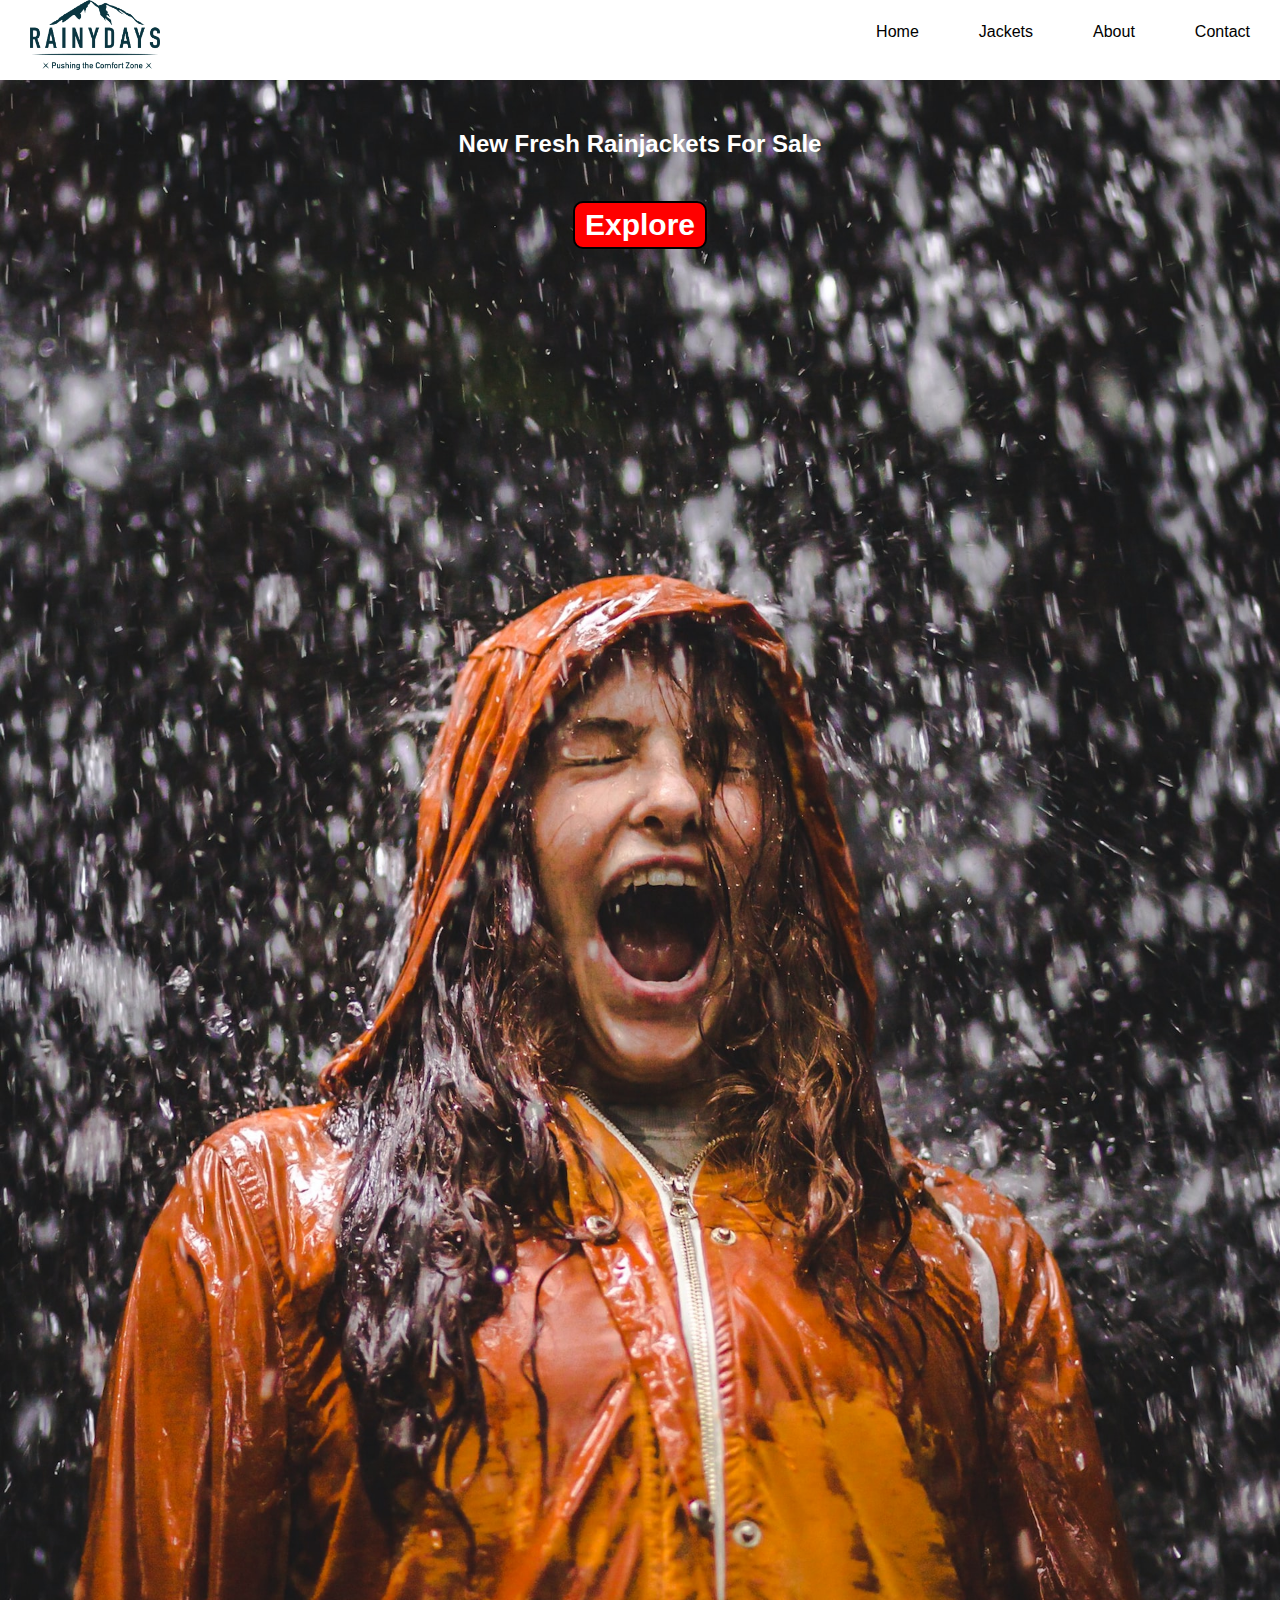
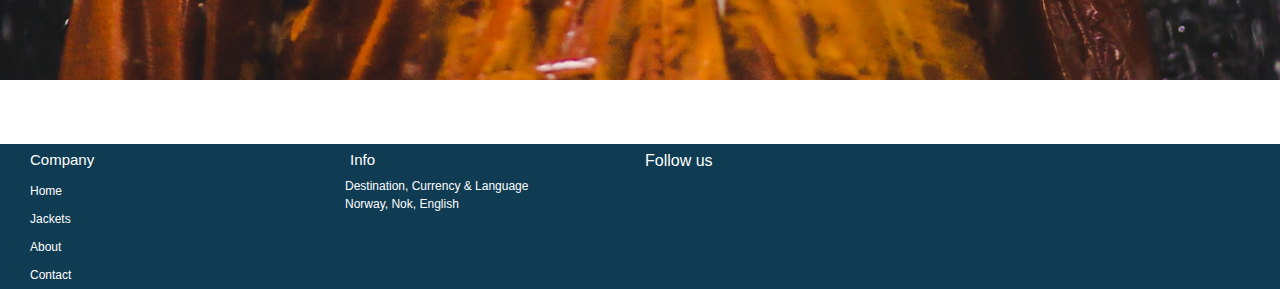
<file: index.html>
<!DOCTYPE html>
<html lang="en">
  <head>
    <meta charset="UTF-8" />
    <meta http-equiv="X-UA-Compatible" content="IE=edge" />
    <meta name="viewport" content="width=device-width, initial-scale=1.0" />
    <title>Homepage | RainyDays</title>
    <link rel="stylesheet" href="./css/main.css" />
    <!-- Hotjar Tracking Code for https://insights.hotjar.com/sites/3390239/setup?step=installation-method -->
    <script>
      (function (h, o, t, j, a, r) {
        h.hj =
          h.hj ||
          function () {
            (h.hj.q = h.hj.q || []).push(arguments);
          };
        h._hjSettings = { hjid: 3390239, hjsv: 6 };
        a = o.getElementsByTagName("head")[0];
        r = o.createElement("script");
        r.async = 1;
        r.src = t + h._hjSettings.hjid + j + h._hjSettings.hjsv;
        a.appendChild(r);
      })(window, document, "https://static.hotjar.com/c/hotjar-", ".js?sv=");
    </script>
  </head>

  <header class="header">
    <img class="logo" src="./media/RainyDays_Logo-2.png" alt="Rainydays logo" />
    <input type="checkbox" id="menu-checkbox" />
    <label for="menu-checkbox" class="hamburger-icon"
      ><i class="fas fa-bars"></i>
    </label>
    <nav class="nav-bar">
      <a class="dropdownlinks" href="./index.html">Home</a>
      <a class="dropdownlinks" href="./jackets.html">Jackets</a>
      <a class="dropdownlinks" href="./about.html">About</a>
      <a class="dropdownlinks" href="./contact.html">Contact</a>
    </nav>
  </header>

  <main>
    <img
      class="pic-1"
      src="./media/gage-walker-6LT0b6LmCt4-unsplash.jpg"
      alt="Picture of girl standing in the rain"
    />
    <h2 class="heading">New Fresh Rainjackets For Sale</h2>
    <button class="btn1"><a href="./jackets.html">Explore</a></button>
  </main>

  <footer class="footer">
    <div class="container">
      <div class="row">
        <div class="footer-col">
          <h4>Company</h4>

          <a href="./index.html">Home</a>
          <a href="./jackets.html">Jackets</a>
          <a href="./about.html">About</a>
          <a href="./contact.html">Contact</a>
        </div>
        <div class="footer-col">
          <h4>Info</h4>
          Destination, Currency & Language
          <br />
          Norway, Nok, English
        </div>

        <div class="social-links">
          <h4>Follow us</h4>

          <a href="#"> <i class="fab fa-facebook-f"></i></a>
          <a href="#"> <i class="fab fa-twitter"></i></a>
          <a href="#"> <i class="fab fa-instagram"></i></a>
          <a href="#"> <i class="fab fa-linkedin-in"></i></a>
        </div>
      </div>
    </div>
  </footer>
</html>
</file>
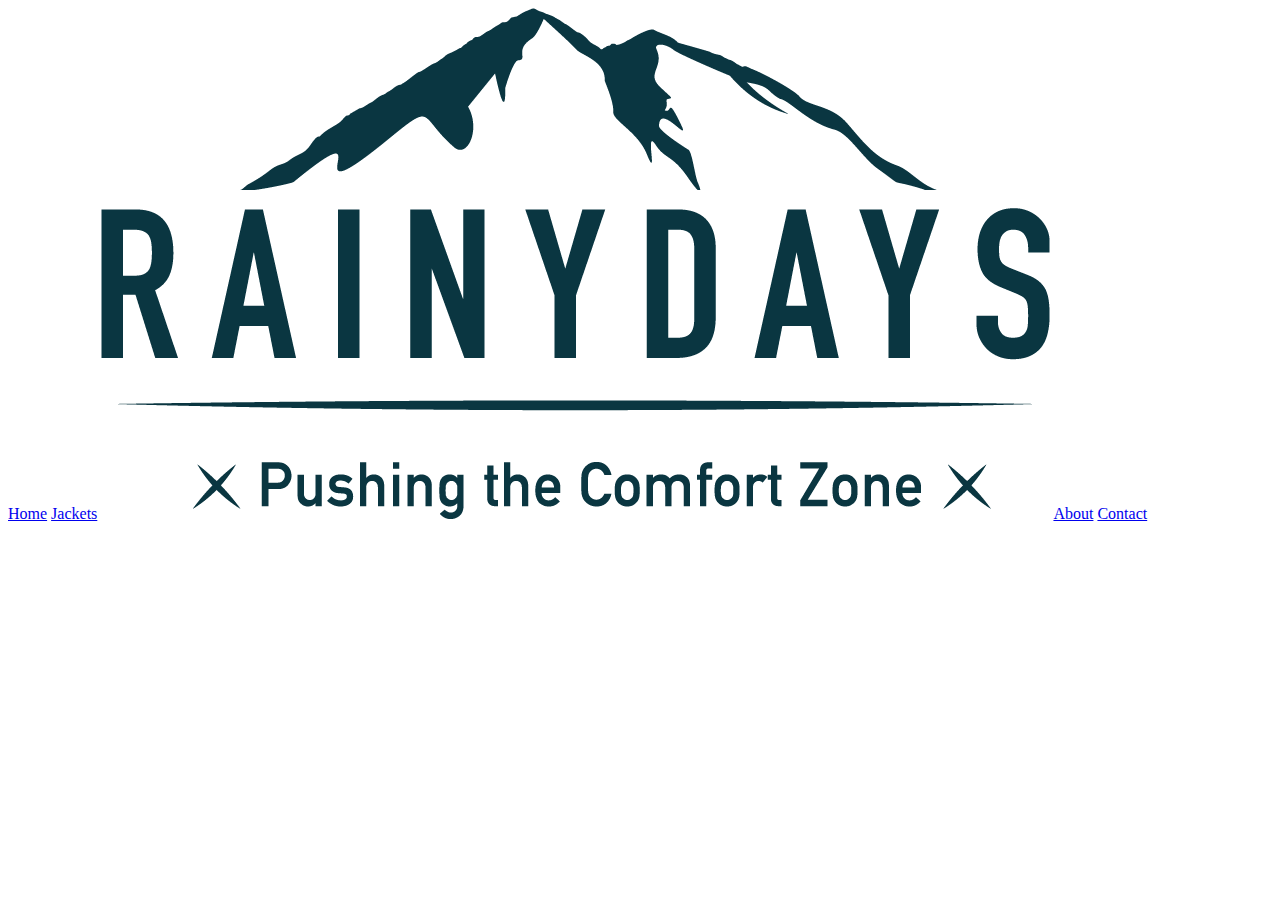
<file: Desktop/course-assignment-figma/orderconf.html>
<!DOCTYPE html>
<html lang="en">
  <head>
    <meta charset="UTF-8" />
    <meta http-equiv="X-UA-Compatible" content="IE=edge" />
    <meta name="viewport" content="width=device-width, initial-scale=1.0" />
    <title>Order confirmation | RainyDays</title>
  </head>
  <body></body>
</html>

<header class="header">
  <a href="./index.html">Home</a>
  <a href="./jackets.html">Jackets</a>
  <img class="logo" src="./media/RainyDays_Logo-2.png" alt="Rainydays logo" />
  <a href="./about.html">About</a>
  <a href="./contact.html">Contact</a>
  <div><i class="fa-regular fa-cart-shopping"></i></div>
  <div><i class="fa-regular fa-user"></i></div>
  <div><i class="fa-regular fa-magnifying-glass"></i></div>
</header>
</file>
<file: css/main.css>
/*CSS for Home and Jackets page */

*{
    margin: 0;
    padding: 0;
    box-sizing: border-box

}

/* Font in footer */
@import url('https://fonts.googleapis.com/css2?family=Poppins:wght@300;400;500;600;700&display=swap');
body{
    line-height: 1.5;
    font-family: 'Poppins', sans-serif;
    height: 100%;
    display: flex;
    flex-direction: column;
}

.logo {
  width: 130px;
  margin: auto;
  display: flex;
  float: left;
  margin-left: 30px;
  }

  /*Navigation Bar */
 .nav-bar,
  #menu-checkbox{
    display: none;
    z-index: 1;

  }


  #menu-checkbox:checked ~ .nav-bar{
    display: block;
  }

  .fas {
    padding: 20px;
  }

  .nav-bar{
    position: absolute;
    background-color: white;
    left: 0px;
    height: 70px;
  
  }

  header{
    height: 100%;
    width: 100%;
    display: flex;
  }

  .nav-bar a{
    display: block;
    color: black;
    padding: 20px 30px;
    background-color: white;
    text-decoration: none;
  }
  .dropdownlinks{
    background-color: #0F3B53;
  }

@media (min-width: 600px){
   .nav-bar{
    display: block;
    position: static;
    display: flex;

   } 

   .hamburger-icon{
    display: none;
    margin: 20px;
   }

   .nav-bar a{
    display: inline-block;
   }
}


/* Navigation Bar end */

/*Body content */
main{
    display: flex;
    align-items: center;
    justify-content: center;
    
}

.pic-1 {
    position: relative;
    width: 100%;
   margin-top: 10px;
  
    
}

.heading{
    color: white;
    position: absolute;top: 14%;
    width: 100%;
    text-align: center;
}

.btn1 {
position: absolute; top: 20%;
background-color: red;
border-radius: 4px;
text-align: center;
margin-top: 1.3rem;
font-size: 30px;
font-weight: bold;
border: solid black 2px;
padding: 5px;
border-radius: 10px;
padding-left: 10px;
padding-right: 10px;

}

.btn1 a {
  color: white;
  text-decoration: none;
}


ul{
    list-style: none;
    color: white;
    font-size: 10px;
}
/*Body content end */

/*Footer */
.footer {
    background-color: #0F3B53;
    padding: 0 0;
    margin-top: 5%;
    color: #ffffff;
    position: relative;
    bottom: 0;
    min-width: 100%;

}

.footer-col{
width: 25%;
padding: 0 25px;
text-decoration: none;
font-size: 12px;

}

.footer-col h4{
    display: flex;
    font-size: 15px;
    color: #ffffff;
    text-transform: capitalize;
    font-weight: 500;

}

.row {
    display: flex;
    flex-direction: row;
}


h4 {
    color: #ffffff;
    font-weight: 500;
    padding: 5px;
}

.footer-col a{
    display: flex;
    flex-direction: column;
    text-decoration: none;
    color: white;
    padding: 5px;
}

.footer .social-links a{
  color: black;
  }
  
  .footer .social-links a:hover{
    color: green;
  }
/*Jackets page start main*/ 

.all-jacketsgrid {
    display: grid;
    grid-template-columns: 1fr 1fr;
    grid-template-rows: 1fr 1fr 1fr 1fr;
    gap: 20px;
    place-items: center;
    padding-top: 20px;
    display: flex;
    flex-wrap: wrap;
    padding: 30px;

}



.all-jackets h3 p {
position: absolute;
}



.image-container {
max-width: 400px;


}

.jackets {
    height: 450px;
    width: 100%;
    background-color: rgb(209, 209, 209);
    margin-right: 100px;
  }

  .border-box {
    background-color: rgb(232, 225, 225);
  }

/*Jackets page end */

/*Spesific jacket page*/ 

.watch {
  height: 600px;
  width: 100%;
  background-color: rgb(209, 209, 209);
  margin-top: 20px;
  margin-bottom: 20px;
  margin-left: 20px;
  margin-right: 20px;
 

 
}

.jacket-info{
  display: flex;
  flex-direction: column;
  text-align: center;
  
}

.btn2 a {
  background-color: black;
  color: white;
  border-radius: 5px;
 font-size: 20px;
}

.btndiv{
  text-align: center;
  margin-top: 20px;
  text-decoration: none;
}

span{
  font-weight: bold;
}

.sizes{
  display: flex;
  flex-direction: row;
  align-items: center;
  
}

.sizes button{
  font-size: 15px;
}

/*Spesific jacket page end */ 


/*About site start*/ 

.about{
  padding: 10px;
}

/* About site end*/

/* Contact site start*/

.contact{
  padding: 20px;
  padding-top: 10px;
}

/* Contact site end */

/*Cart site start */




.whole-cart{

padding-top: 40px;
padding-bottom: 155px;
padding-left: 10px;

}

.fir-row{
display: flex;
justify-content: space-around;



}


.fir-row p{
 padding: 70px 15px 0 15px;
 border-bottom: 2px solid black;
 
}

.sec-row{
display: flex;
align-items: center;
justify-content: space-around;
border-bottom: 2px solid black;


}

.img3{
width: 75px;

}

.whole-cart button{
  font-size: 13px;
  
}

.btn3{
  position: absolute;
text-decoration: none;
font-size: 30px;
background-color: black;
color: white;
border-radius: 5px;
left: 50%;


}








@media (min-width: 620px){
  .fir-row p{
    padding: 30px 60px 0 60px;
  }
  
/*Cart site end */


/* Checkout site start */
</file>
